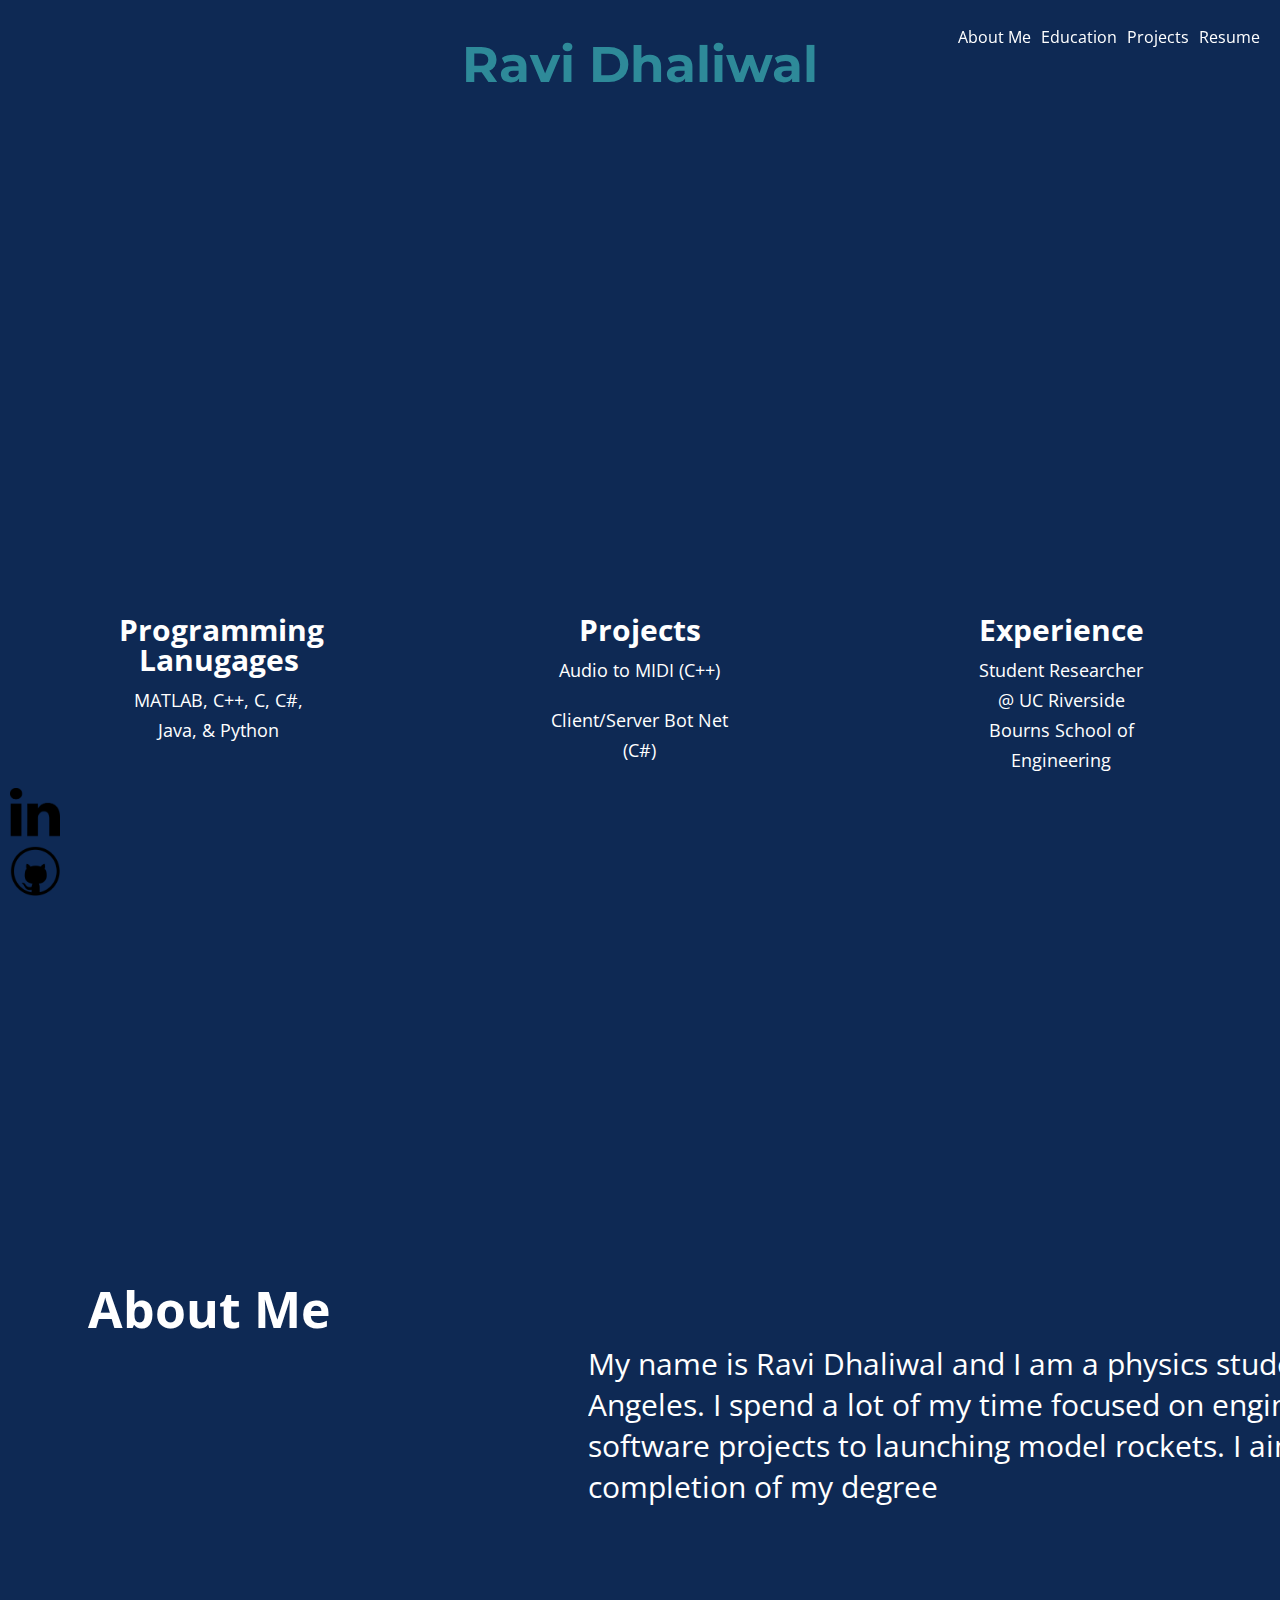
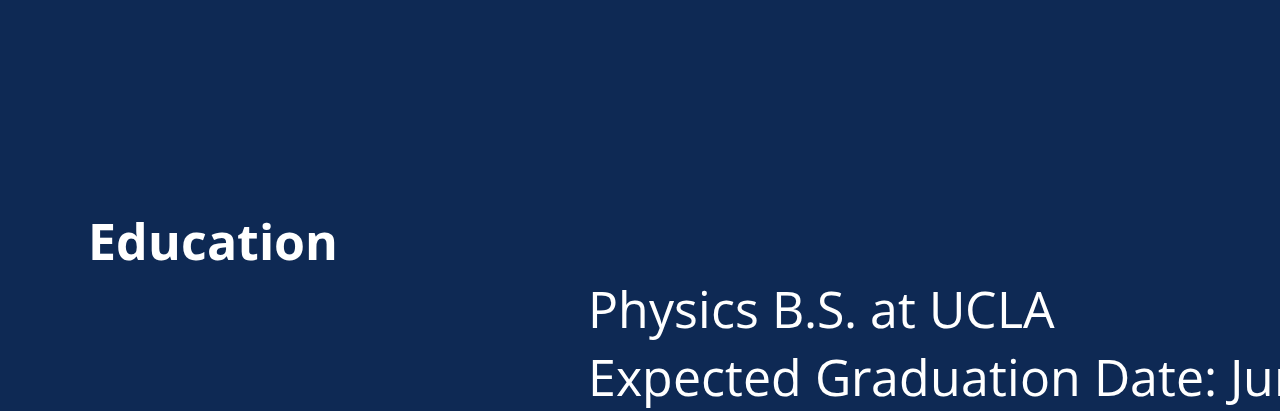
<file: index.html>
<!DOCTYPE html>
<html>
<head>
   <meta charset ="utf-8">
   <title>Portfolio</title>
   <link rel = "stylesheet" href="web.css">
   <script>
      // JavaScript to add/remove the "disappear" class based on scroll position
window.addEventListener('scroll', function() {
    var navbar = document.querySelector('.navbar');
    var scrollPosition = window.scrollY;

    if (scrollPosition > 500) {
        setTimeout(function() {
            navbar.classList.add('disappear');
        }, 300); // Delay for 300 milliseconds (0.3 seconds)
    } else {
        navbar.classList.remove('disappear');
    }
});
   </script>
</head>
<body>
   <h1>Ravi Dhaliwal</h1>
   <p class="small-text"></p>
   <p class="body-text"></p>
</body>
<div class="flex-container">
   <div class="flex-item">
       <li>Programming Lanugages</li>
       <div class="flex-child">MATLAB, C++, C, C#, Java, & Python</div>
   </div>
   <div class="flex-item">
      <li>Projects</li>
      <div class="flex-child">Audio to MIDI (C++)</div>
      <div class ="flex-child">Client/Server Bot Net (C#)</div>
  </div>
  <div class="flex-item">
   <li>Experience</li>
   <div class="flex-child">Student Researcher @ UC Riverside Bourns School of Engineering</div>
</div>
</div>
<div class = "fixed-image" id="first-image">
   <a href = "https://github.com/NFKRZZ">
   <img src="images/github.png" alt="First Image">
   </a>
</div>
<div class="fixed-image" id = "second-image">
   <a  href="https://www.linkedin.com/in/ravi-dhaliwal-247474226/">
   <img src="images/linkedin.png" alt ="Second Image">
   </a> 
</div>
<div class="navbar">
   <ul>
     <li><a href="#about">About Me</a></li>
     <li><a href="#education">Education</a></li>
     <li><a href="#projects">Projects</a></li>
     <li><a href="PDFs/ResumeRD.pdf" download="Ravi_Dhaliwal_Resume.pdf">Resume</a></li>
   </ul>
 </div>
<div id = "about-section">
   <div class = "about-text">About Me</div>
   <div class = "about-text-info">My name is Ravi Dhaliwal and I am a physics student at
   the University of California, Los Angeles. I spend a lot
   of my time focused on engineering orriented projects ranging
   from software projects to launching model rockets.
   
   I aim to enter the aerospace industry upon completion of my degree</div>
   </div>
<div class = "education-header">
   <div class = "about-text">Education</div>
   <div class = "education-text">
      Physics B.S. at UCLA
   </div>
   <div class = "education-text">Expected Graduation Date: June 2025</div>
</div>




</html>
</file>
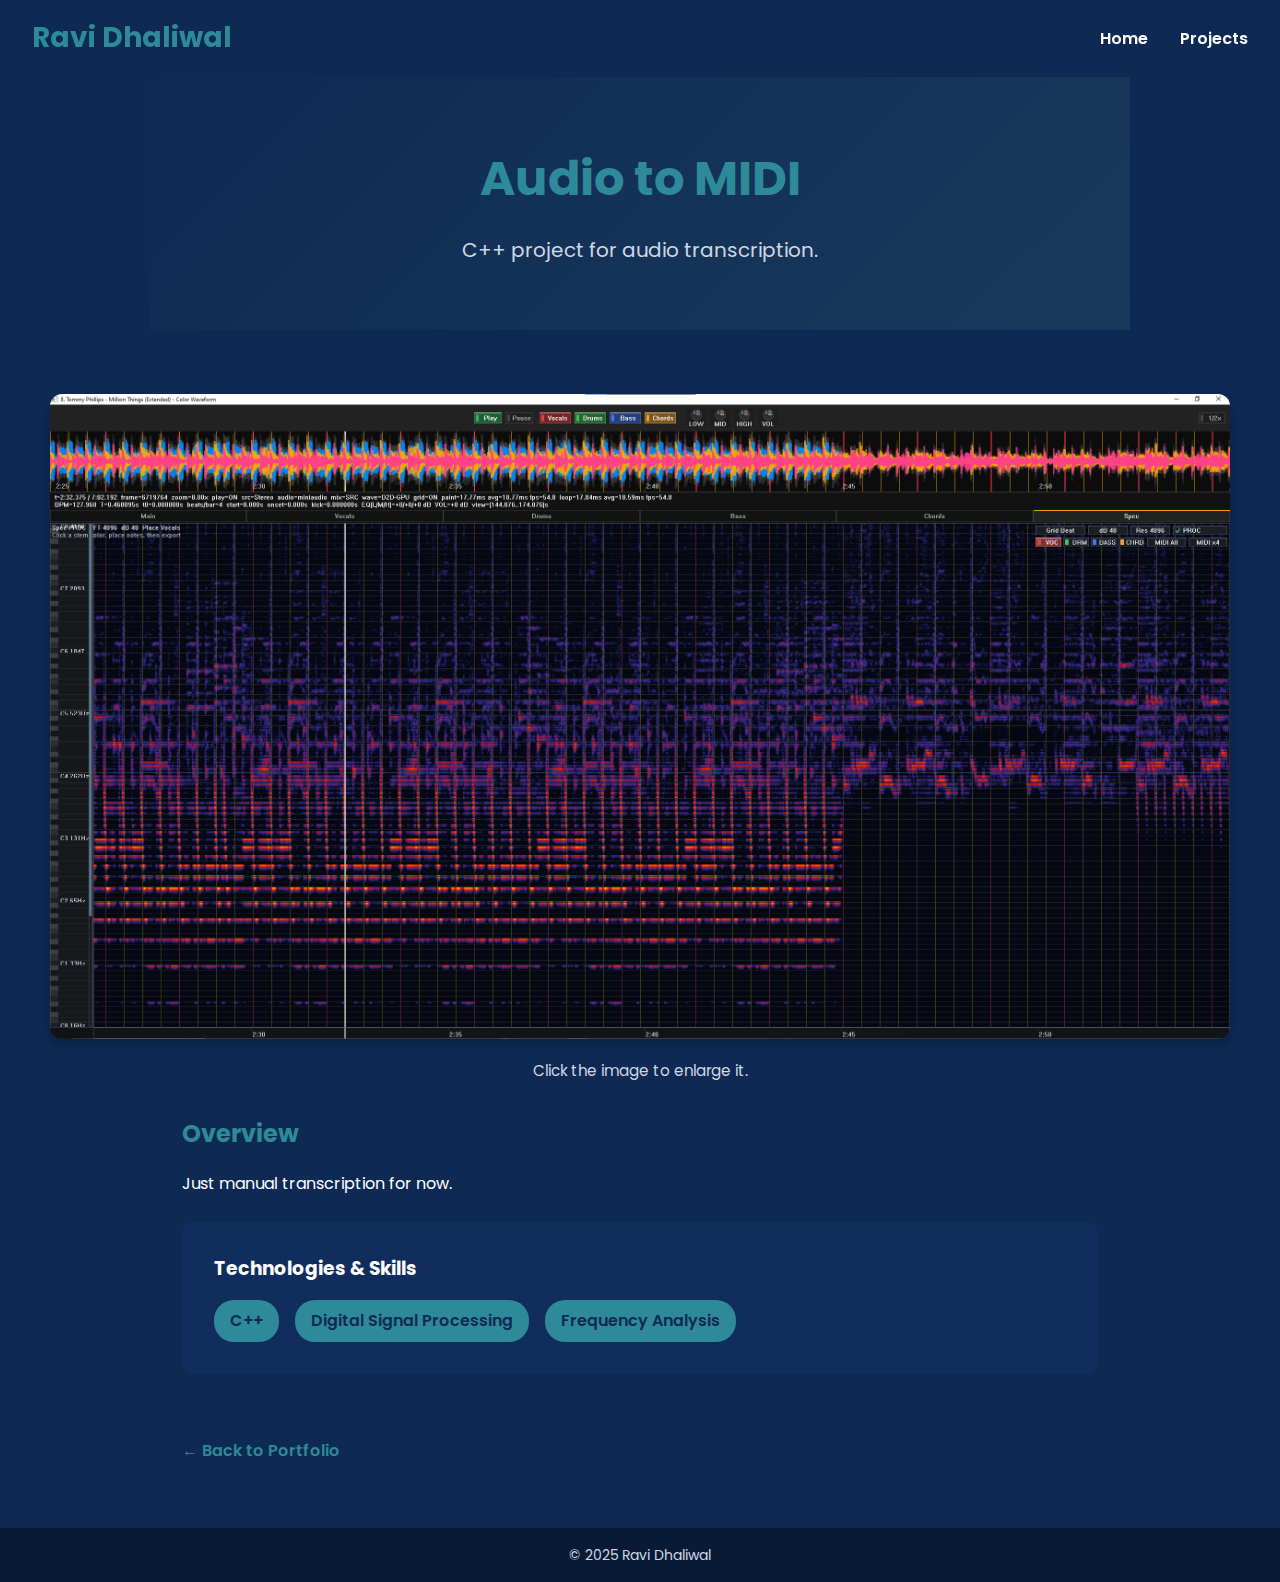
<file: audio-to-midi.html>
<!DOCTYPE html>
<html lang="en">
<head>
  <meta charset="UTF-8" />
  <meta name="viewport" content="width=device-width, initial-scale=1" />
  <title>Audio to MIDI | Ravi Dhaliwal</title>
  <!-- Google Font -->
  <link href="https://fonts.googleapis.com/css2?family=Poppins:wght@400;600;700&display=swap" rel="stylesheet" />
  <style>
    :root {
      --bg: #0e2954;
      --accent: #2e8a99;
      --text-light: #ffffff;
      --text-muted: #cfd8e3;
    }

    * {
      box-sizing: border-box;
      margin: 0;
      padding: 0;
    }

    body {
      font-family: "Poppins", sans-serif;
      background: var(--bg);
      color: var(--text-light);
      line-height: 1.6;
    }

    body.lightbox-open {
      overflow: hidden;
    }

    header {
      position: sticky;
      top: 0;
      z-index: 100;
      background: rgba(14, 41, 84, 0.9);
      backdrop-filter: blur(6px);
      display: flex;
      justify-content: space-between;
      align-items: center;
      padding: 1rem 2rem;
      max-width: 1420px;
      margin: 0 auto;
    }

    header h1 {
      font-size: 1.75rem;
      color: var(--accent);
      white-space: nowrap;
    }

    nav ul {
      list-style: none;
      display: flex;
      gap: 2rem;
    }

    nav a {
      color: var(--text-light);
      text-decoration: none;
      font-weight: 600;
      transition: color 0.3s;
    }

    nav a:hover {
      color: var(--accent);
    }

    .hero {
      text-align: center;
      padding: 4rem 2rem;
      background: linear-gradient(135deg, var(--bg) 0%, #1a3a5c 100%);
    }

    .hero h2 {
      font-size: 3rem;
      margin-bottom: 1rem;
      color: var(--accent);
    }

    .hero p {
      font-size: 1.25rem;
      color: var(--text-muted);
      max-width: 700px;
      margin: 0 auto;
    }

    section {
      padding: 4rem 2rem;
      max-width: 980px;
      margin: 0 auto;
    }

    .image-link {
      display: block;
      width: min(100vw - 4rem, 1180px);
      max-width: none;
      margin-left: 50%;
      transform: translateX(-50%);
      margin-bottom: 0.75rem;
      cursor: zoom-in;
    }

    .project-image {
      width: 100%;
      height: auto;
      border-radius: 12px;
      box-shadow: 0 6px 12px rgba(0, 0, 0, 0.2);
    }

    .image-note {
      margin-bottom: 2rem;
      color: var(--text-muted);
      font-size: 0.95rem;
      text-align: center;
    }

    .lightbox {
      position: fixed;
      inset: 0;
      z-index: 1000;
      display: none;
      align-items: center;
      justify-content: center;
      padding: 0.15rem;
      background: rgba(5, 12, 24, 0.94);
    }

    .lightbox.is-open {
      display: flex;
    }

    .lightbox-content {
      position: relative;
      width: min(99.7vw, 2200px);
      max-height: calc(100vh - 0.3rem);
    }

    .lightbox-image {
      display: block;
      width: 100%;
      max-height: calc(100vh - 0.3rem);
      object-fit: contain;
      border-radius: 6px;
      box-shadow: 0 18px 48px rgba(0, 0, 0, 0.45);
    }

    .lightbox-close {
      position: absolute;
      top: 0.5rem;
      right: 0.5rem;
      width: 2.5rem;
      height: 2.5rem;
      border: 0;
      border-radius: 999px;
      background: rgba(9, 26, 55, 0.92);
      color: var(--text-light);
      font-size: 1.25rem;
      line-height: 1;
      cursor: pointer;
    }

    .project-details h3 {
      color: var(--accent);
      margin-bottom: 1rem;
      font-size: 1.5rem;
    }

    .project-details p {
      margin-bottom: 1.5rem;
      line-height: 1.8;
    }

    .tech-stack {
      background: #112d5d;
      padding: 2rem;
      border-radius: 12px;
      margin-bottom: 2rem;
    }

    .tech-stack h3 {
      margin-bottom: 1rem;
    }

    .tech-stack ul {
      list-style: none;
      display: flex;
      flex-wrap: wrap;
      gap: 1rem;
    }

    .tech-stack li {
      background: var(--accent);
      color: var(--bg);
      padding: 0.5rem 1rem;
      border-radius: 20px;
      font-weight: 600;
    }

    .back-link {
      display: inline-block;
      margin-top: 2rem;
      color: var(--accent);
      text-decoration: none;
      font-weight: 600;
      transition: color 0.3s;
    }

    .back-link:hover {
      color: var(--text-light);
    }

    footer {
      background: #091a37;
      text-align: center;
      padding: 1rem;
      color: var(--text-muted);
      font-size: 0.875rem;
    }

    footer p {
      max-width: 1420px;
      margin: 0 auto;
    }

    @media (max-width: 600px) {
      .hero h2 {
        font-size: 2.25rem;
      }

      .image-link {
        width: 100%;
        margin-left: 0;
        transform: none;
      }

      .lightbox {
        padding: 0.1rem;
      }

      .lightbox-content {
        width: 100%;
        max-height: calc(100vh - 0.2rem);
      }

      .lightbox-image {
        max-height: calc(100vh - 0.2rem);
      }

      .lightbox-close {
        top: 0.5rem;
        right: 0.5rem;
      }
    }
  </style>
</head>
<body>
  <header>
    <h1>Ravi Dhaliwal</h1>
    <nav>
      <ul>
        <li><a href="index.html">Home</a></li>
        <li><a href="index.html#projects">Projects</a></li>
      </ul>
    </nav>
  </header>

  <section class="hero">
    <h2>Audio to MIDI</h2>
    <p>C++ project for audio transcription.</p>
  </section>

  <section>
    <a
      href="images/AudioToWAV_GUI.png"
      class="image-link"
      aria-label="Open the Audio to MIDI GUI image in an overlay"
    >
      <img src="images/AudioToWAV_GUI.png" alt="Audio to MIDI application GUI" class="project-image" />
    </a>
    <p class="image-note">Click the image to enlarge it.</p>

    <div class="project-details">
      <h3>Overview</h3>
      <p>
        Just manual transcription for now.
      </p>
    </div>

    <div class="tech-stack">
      <h3>Technologies & Skills</h3>
      <ul>
        <li>C++</li>
        <li>Digital Signal Processing</li>
        <li>Frequency Analysis</li>
      </ul>
    </div>

    <a href="index.html" class="back-link">&larr; Back to Portfolio</a>
  </section>

  <footer>
    <p>&copy; 2025 Ravi Dhaliwal</p>
  </footer>

  <div class="lightbox" id="image-lightbox" aria-hidden="true">
    <div class="lightbox-content">
      <button class="lightbox-close" type="button" aria-label="Close enlarged image">&times;</button>
      <img src="images/AudioToWAV_GUI.png" alt="Audio to MIDI application GUI enlarged" class="lightbox-image" />
    </div>
  </div>

  <script>
    const imageLink = document.querySelector(".image-link");
    const lightbox = document.getElementById("image-lightbox");
    const closeButton = lightbox.querySelector(".lightbox-close");

    function closeLightbox() {
      lightbox.classList.remove("is-open");
      lightbox.setAttribute("aria-hidden", "true");
      document.body.classList.remove("lightbox-open");
    }

    imageLink.addEventListener("click", (event) => {
      event.preventDefault();
      lightbox.classList.add("is-open");
      lightbox.setAttribute("aria-hidden", "false");
      document.body.classList.add("lightbox-open");
    });

    closeButton.addEventListener("click", closeLightbox);

    lightbox.addEventListener("click", (event) => {
      if (event.target === lightbox) {
        closeLightbox();
      }
    });

    document.addEventListener("keydown", (event) => {
      if (event.key === "Escape" && lightbox.classList.contains("is-open")) {
        closeLightbox();
      }
    });
  </script>
</body>
</html>
</file>
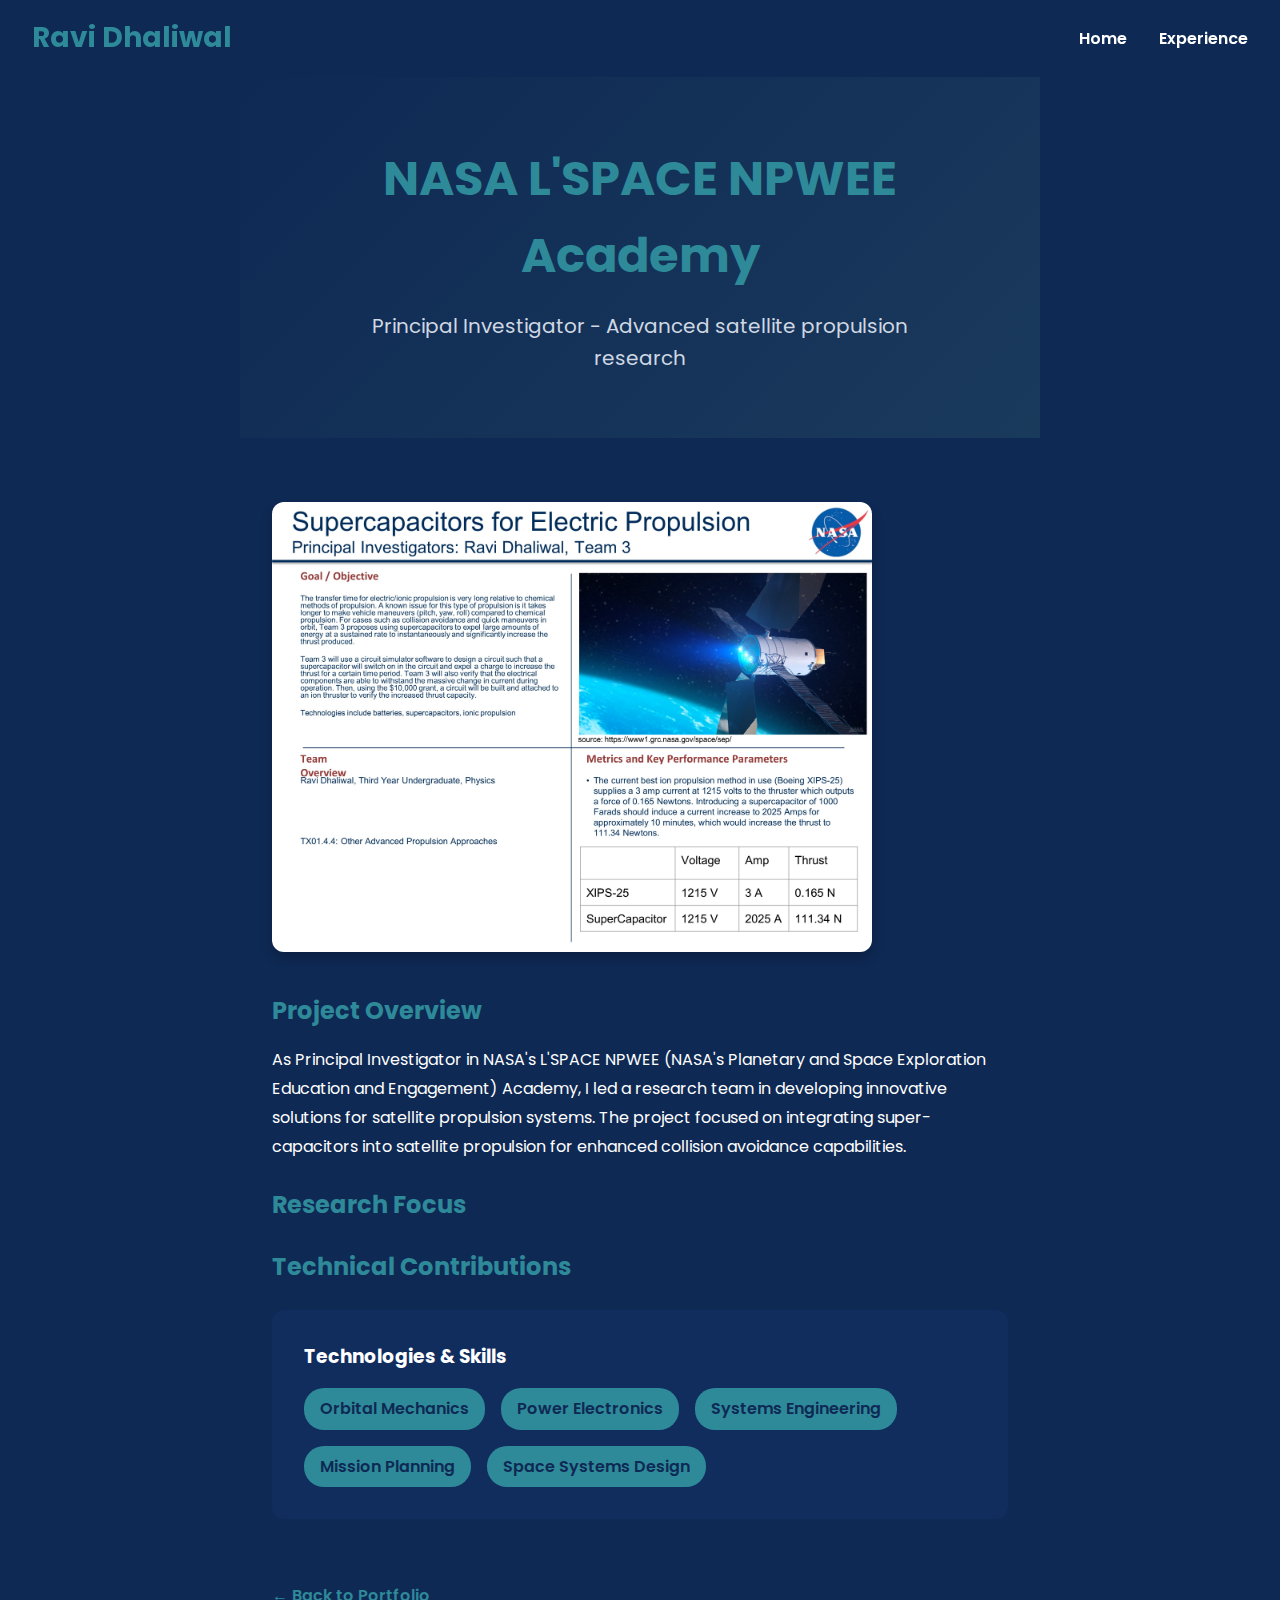
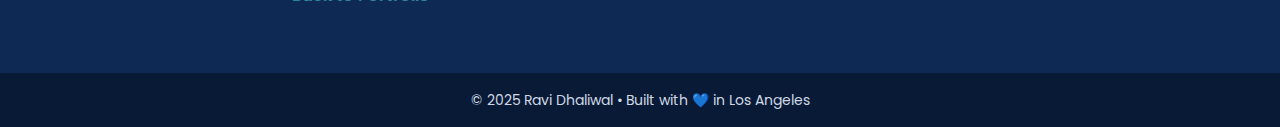
<file: nasa-academy.html>
<!DOCTYPE html>
<html lang="en">
<head>
  <meta charset="UTF-8" />
  <meta name="viewport" content="width=device-width, initial-scale=1" />
  <title>NASA L'SPACE NPWEE Academy | Ravi Dhaliwal</title>
  <!-- Google Font -->
  <link href="https://fonts.googleapis.com/css2?family=Poppins:wght@400;600;700&display=swap" rel="stylesheet" />
  <style>
    :root {
      --bg: #0e2954;
      --accent: #2e8a99;
      --text-light: #ffffff;
      --text-muted: #cfd8e3;
    }

    * {
      box-sizing: border-box;
      margin: 0;
      padding: 0;
    }

    body {
      font-family: "Poppins", sans-serif;
      background: var(--bg);
      color: var(--text-light);
      line-height: 1.6;
    }

    /* ——— Header / Navbar ——— */
    header {
      position: sticky;
      top: 0;
      z-index: 100;
      background: rgba(14, 41, 84, 0.9);
      backdrop-filter: blur(6px);
      display: flex;
      justify-content: space-between;
      align-items: center;
      padding: 1rem 2rem;
      max-width: 1420px;
      margin: 0 auto;
    }

    header h1 {
      font-size: 1.75rem;
      color: var(--accent);
      white-space: nowrap;
    }

    nav ul {
      list-style: none;
      display: flex;
      gap: 2rem;
    }

    nav a {
      color: var(--text-light);
      text-decoration: none;
      font-weight: 600;
      transition: color 0.3s;
    }

    nav a:hover {
      color: var(--accent);
    }

    /* ——— Hero Section ——— */
    .hero {
      text-align: center;
      padding: 4rem 2rem;
      background: linear-gradient(135deg, var(--bg) 0%, #1a3a5c 100%);
    }

    .hero h2 {
      font-size: 3rem;
      margin-bottom: 1rem;
      color: var(--accent);
    }

    .hero p {
      font-size: 1.25rem;
      color: var(--text-muted);
      max-width: 600px;
      margin: 0 auto;
    }

    /* ——— Content Section ——— */
    section {
      padding: 4rem 2rem;
      max-width: 800px;
      margin: 0 auto;
    }

    .project-image {
      width: 100%;
      max-width: 600px;
      height: auto;
      border-radius: 12px;
      margin-bottom: 2rem;
      box-shadow: 0 6px 12px rgba(0, 0, 0, 0.2);
    }

    .project-details h3 {
      color: var(--accent);
      margin-bottom: 1rem;
      font-size: 1.5rem;
    }

    .project-details p {
      margin-bottom: 1.5rem;
      line-height: 1.8;
    }

    .tech-stack {
      background: #112d5d;
      padding: 2rem;
      border-radius: 12px;
      margin-bottom: 2rem;
    }

    .tech-stack h3 {
      margin-bottom: 1rem;
    }

    .tech-stack ul {
      list-style: none;
      display: flex;
      flex-wrap: wrap;
      gap: 1rem;
    }

    .tech-stack li {
      background: var(--accent);
      color: var(--bg);
      padding: 0.5rem 1rem;
      border-radius: 20px;
      font-weight: 600;
    }

    .back-link {
      display: inline-block;
      margin-top: 2rem;
      color: var(--accent);
      text-decoration: none;
      font-weight: 600;
      transition: color 0.3s;
    }

    .back-link:hover {
      color: var(--text-light);
    }

    /* ——— Footer ——— */
    footer {
      background: #091a37;
      text-align: center;
      padding: 1rem;
      color: var(--text-muted);
      font-size: 0.875rem;
    }

    footer p {
      max-width: 1420px;
      margin: 0 auto;
    }

    /* ——— Responsive ——— */
    @media (max-width: 600px) {
      .hero h2 {
        font-size: 2.25rem;
      }
    }
  </style>
</head>
<body>
  <!-- ===== Header / Navbar ===== -->
  <header>
    <h1>Ravi Dhaliwal</h1>
    <nav>
      <ul>
        <li><a href="index.html">Home</a></li>
        <li><a href="index.html#experience">Experience</a></li>
      </ul>
    </nav>
  </header>

  <!-- ===== Hero Section ===== -->
  <section class="hero">
    <h2>NASA L'SPACE NPWEE Academy</h2>
    <p>Principal Investigator - Advanced satellite propulsion research</p>
  </section>

  <!-- ===== Project Details ===== -->
  <section>
    <img src="images/nasa.jpg" alt="NASA L'SPACE" class="project-image" />

    <div class="project-details">
      <h3>Project Overview</h3>
      <p>
        As Principal Investigator in NASA's L'SPACE NPWEE (NASA's Planetary and Space Exploration Education and Engagement)
        Academy, I led a research team in developing innovative solutions for satellite propulsion systems. The project
        focused on integrating super-capacitors into satellite propulsion for enhanced collision avoidance capabilities.
      </p>

      <h3>Research Focus</h3>
      <p>
       
      </p>

      <h3>Technical Contributions</h3>
      <p>
       
      </p>

   
    </div>

    <div class="tech-stack">
      <h3>Technologies & Skills</h3>
      <ul>
        <li>Orbital Mechanics</li>
        <li>Power Electronics</li>
        <li>Systems Engineering</li>
        <li>Mission Planning</li>
        <li>Space Systems Design</li>
      </ul>
    </div>

    <a href="index.html" class="back-link">← Back to Portfolio</a>
  </section>

  <!-- ===== Footer ===== -->
  <footer>
    <p>© 2025 Ravi Dhaliwal • Built with 💙 in Los Angeles</p>
  </footer>
</body>
</html>
</file>
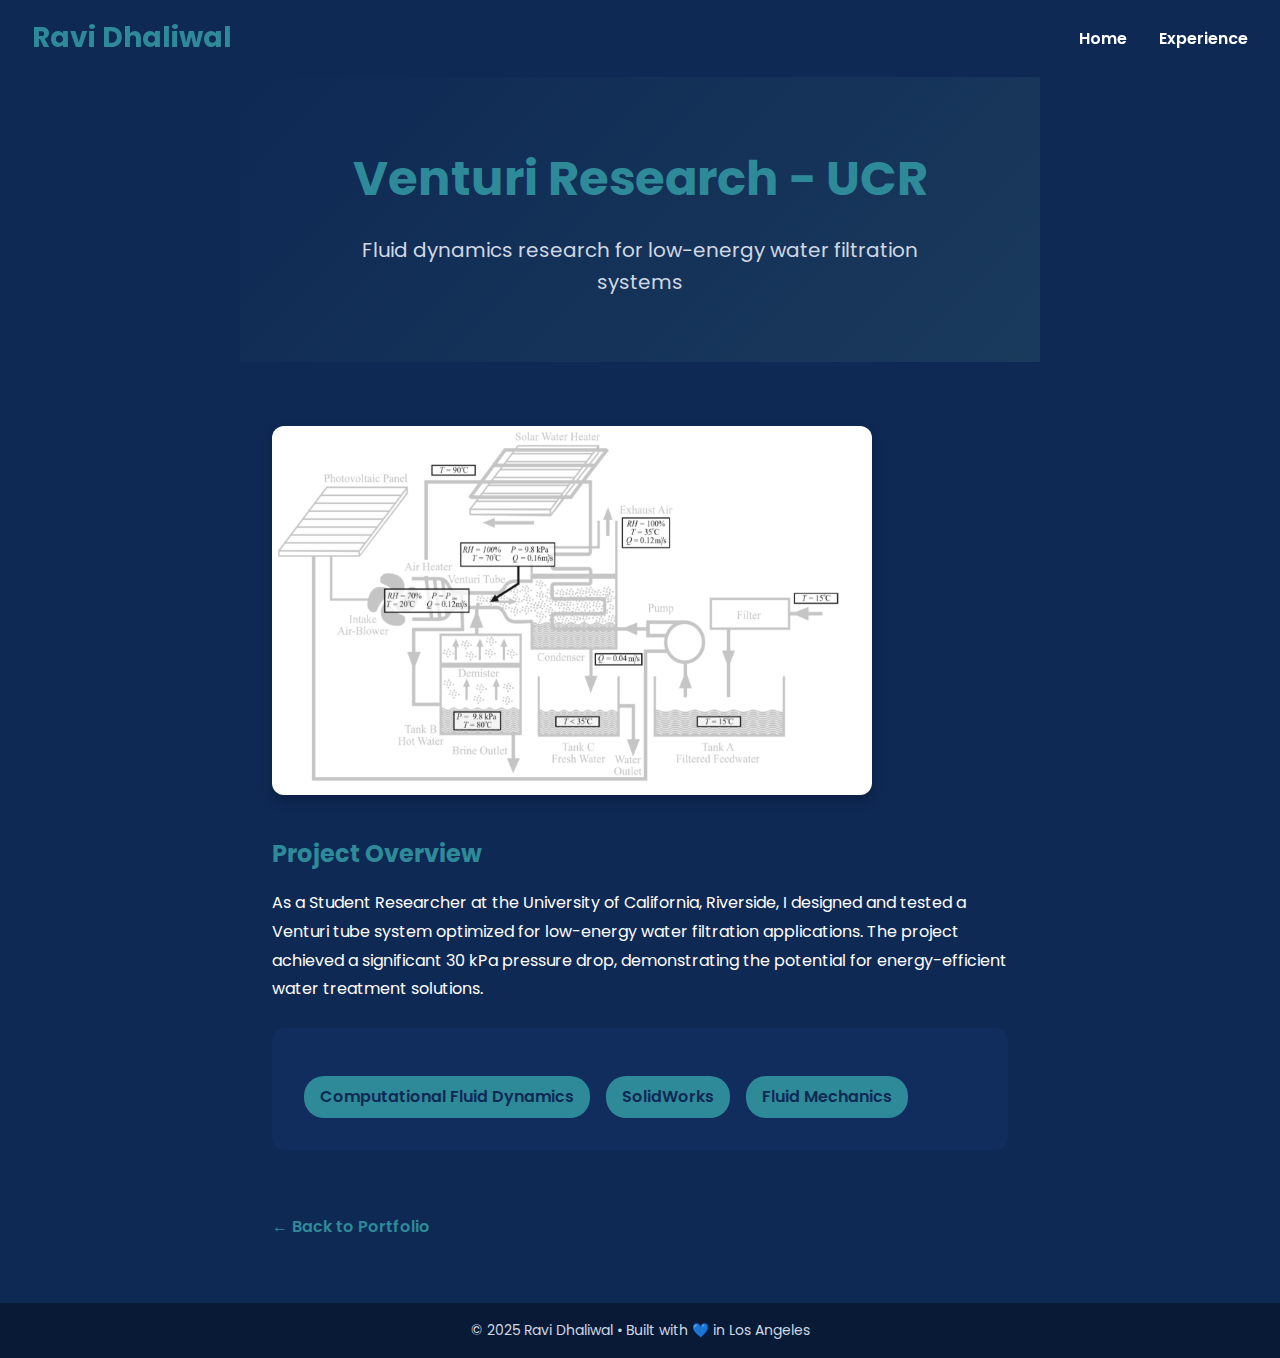
<file: venturi-research.html>
<!DOCTYPE html>
<html lang="en">
<head>
  <meta charset="UTF-8" />
  <meta name="viewport" content="width=device-width, initial-scale=1" />
  <title>Venturi Research - UCR | Ravi Dhaliwal</title>
  <!-- Google Font -->
  <link href="https://fonts.googleapis.com/css2?family=Poppins:wght@400;600;700&display=swap" rel="stylesheet" />
  <style>
    :root {
      --bg: #0e2954;
      --accent: #2e8a99;
      --text-light: #ffffff;
      --text-muted: #cfd8e3;
    }

    * {
      box-sizing: border-box;
      margin: 0;
      padding: 0;
    }

    body {
      font-family: "Poppins", sans-serif;
      background: var(--bg);
      color: var(--text-light);
      line-height: 1.6;
    }

    /* ——— Header / Navbar ——— */
    header {
      position: sticky;
      top: 0;
      z-index: 100;
      background: rgba(14, 41, 84, 0.9);
      backdrop-filter: blur(6px);
      display: flex;
      justify-content: space-between;
      align-items: center;
      padding: 1rem 2rem;
      max-width: 1420px;
      margin: 0 auto;
    }

    header h1 {
      font-size: 1.75rem;
      color: var(--accent);
      white-space: nowrap;
    }

    nav ul {
      list-style: none;
      display: flex;
      gap: 2rem;
    }

    nav a {
      color: var(--text-light);
      text-decoration: none;
      font-weight: 600;
      transition: color 0.3s;
    }

    nav a:hover {
      color: var(--accent);
    }

    /* ——— Hero Section ——— */
    .hero {
      text-align: center;
      padding: 4rem 2rem;
      background: linear-gradient(135deg, var(--bg) 0%, #1a3a5c 100%);
    }

    .hero h2 {
      font-size: 3rem;
      margin-bottom: 1rem;
      color: var(--accent);
    }

    .hero p {
      font-size: 1.25rem;
      color: var(--text-muted);
      max-width: 600px;
      margin: 0 auto;
    }

    /* ——— Content Section ——— */
    section {
      padding: 4rem 2rem;
      max-width: 800px;
      margin: 0 auto;
    }

    .project-image {
      width: 100%;
      max-width: 600px;
      height: auto;
      border-radius: 12px;
      margin-bottom: 2rem;
      box-shadow: 0 6px 12px rgba(0, 0, 0, 0.2);
    }

    .project-details h3 {
      color: var(--accent);
      margin-bottom: 1rem;
      font-size: 1.5rem;
    }

    .project-details p {
      margin-bottom: 1.5rem;
      line-height: 1.8;
    }

    .tech-stack {
      background: #112d5d;
      padding: 2rem;
      border-radius: 12px;
      margin-bottom: 2rem;
    }

    .tech-stack h3 {
      margin-bottom: 1rem;
    }

    .tech-stack ul {
      list-style: none;
      display: flex;
      flex-wrap: wrap;
      gap: 1rem;
    }

    .tech-stack li {
      background: var(--accent);
      color: var(--bg);
      padding: 0.5rem 1rem;
      border-radius: 20px;
      font-weight: 600;
    }

    .back-link {
      display: inline-block;
      margin-top: 2rem;
      color: var(--accent);
      text-decoration: none;
      font-weight: 600;
      transition: color 0.3s;
    }

    .back-link:hover {
      color: var(--text-light);
    }

    /* ——— Footer ——— */
    footer {
      background: #091a37;
      text-align: center;
      padding: 1rem;
      color: var(--text-muted);
      font-size: 0.875rem;
    }

    footer p {
      max-width: 1420px;
      margin: 0 auto;
    }

    /* ——— Responsive ——— */
    @media (max-width: 600px) {
      .hero h2 {
        font-size: 2.25rem;
      }
    }
  </style>
</head>
<body>
  <!-- ===== Header / Navbar ===== -->
  <header>
    <h1>Ravi Dhaliwal</h1>
    <nav>
      <ul>
        <li><a href="index.html">Home</a></li>
        <li><a href="index.html#experience">Experience</a></li>
      </ul>
    </nav>
  </header>

  <!-- ===== Hero Section ===== -->
  <section class="hero">
    <h2>Venturi Research - UCR</h2>
    <p>Fluid dynamics research for low-energy water filtration systems</p>
  </section>

  <!-- ===== Project Details ===== -->
  <section>
    <img src="images/Venturi.png" alt="Venturi research" class="project-image" />

    <div class="project-details">
      <h3>Project Overview</h3>
      <p>
        As a Student Researcher at the University of California, Riverside, I designed and tested a Venturi tube system
        optimized for low-energy water filtration applications. The project achieved a significant 30 kPa pressure drop,
        demonstrating the potential for energy-efficient water treatment solutions.
      </p>

 

      

 
    </div>

    <div class="tech-stack">
      <h3></h3>
      <ul>
        <li>Computational Fluid Dynamics</li>
        <li>SolidWorks</li>
        <li>Fluid Mechanics</li>
      </ul>
    </div>

    <a href="index.html" class="back-link">← Back to Portfolio</a>
  </section>

  <!-- ===== Footer ===== -->
  <footer>
    <p>© 2025 Ravi Dhaliwal • Built with 💙 in Los Angeles</p>
  </footer>
</body>
</html>
</file>
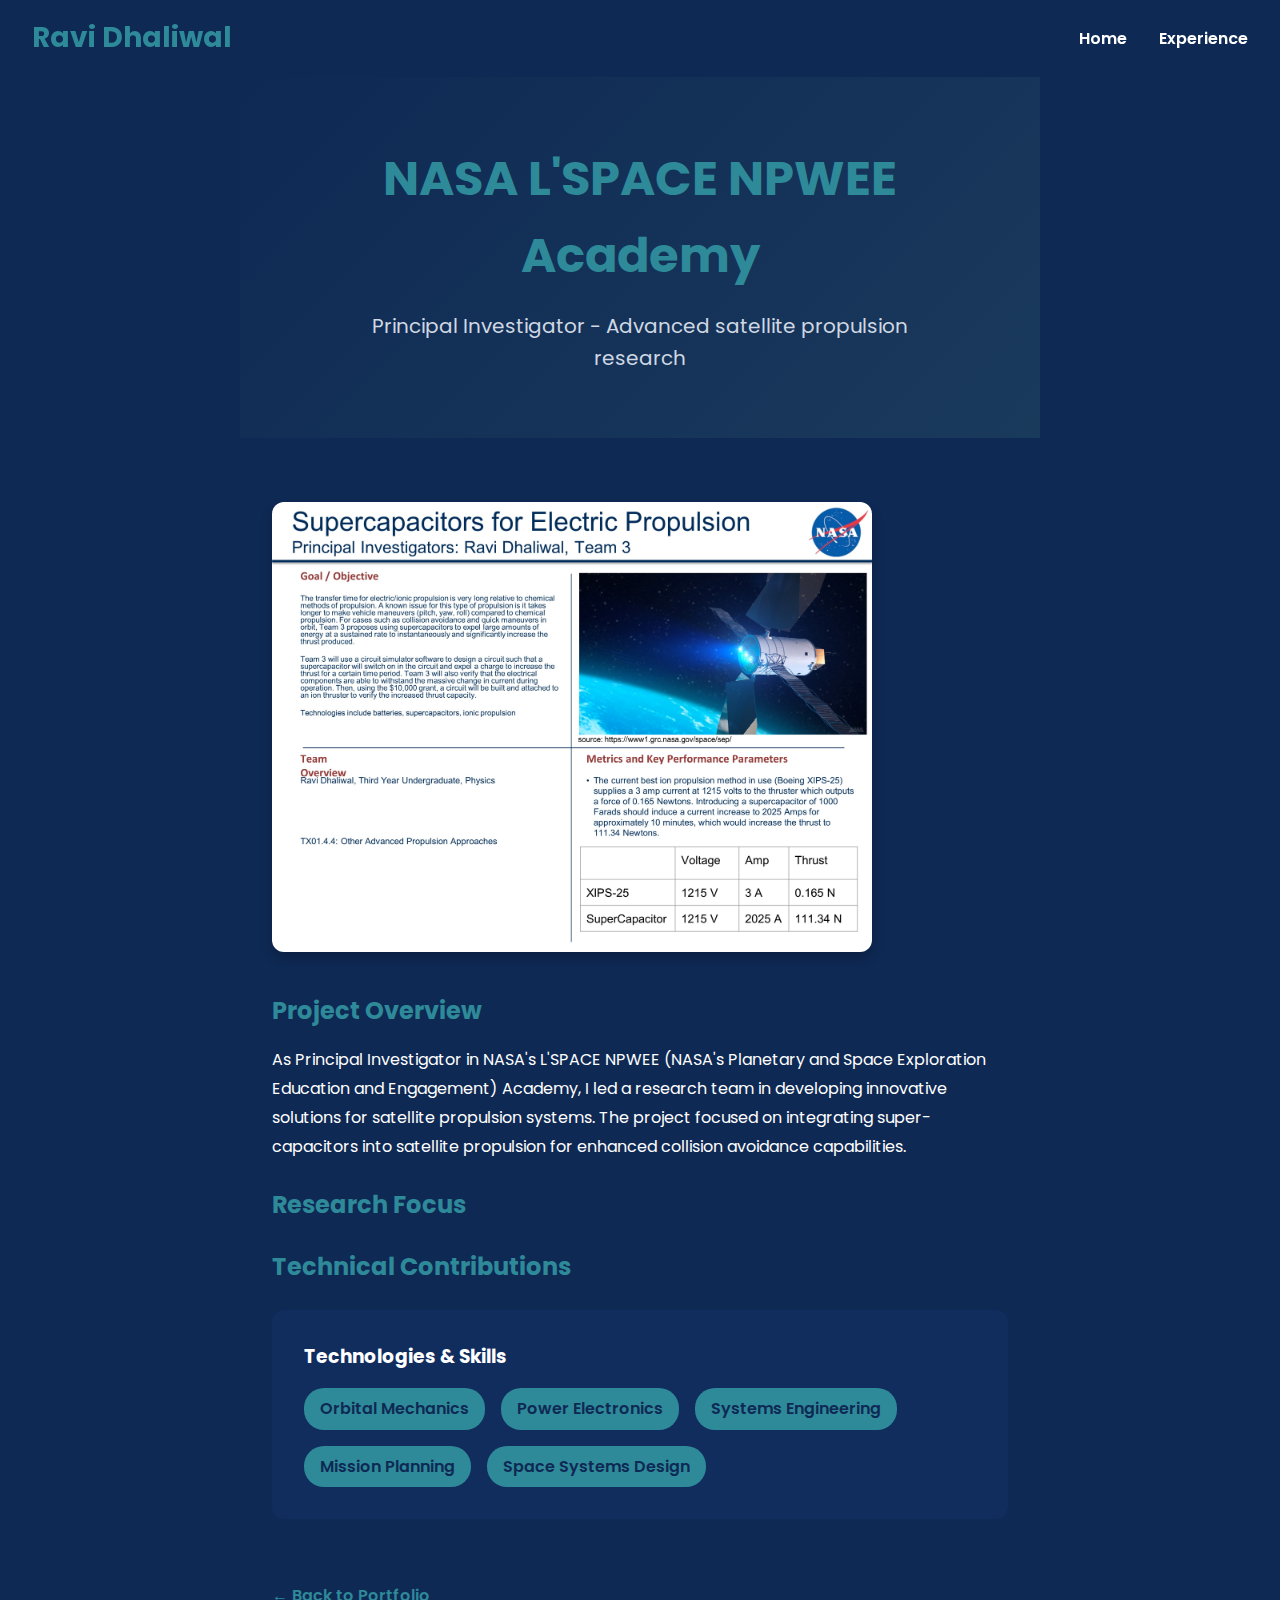
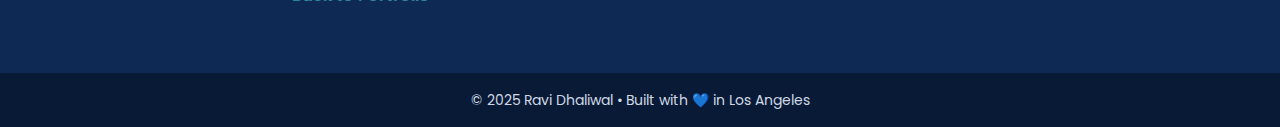
<file: .archive/site-2026-04-12-222208-pre-redesign/nasa-academy.html>
<!DOCTYPE html>
<html lang="en">
<head>
  <meta charset="UTF-8" />
  <meta name="viewport" content="width=device-width, initial-scale=1" />
  <title>NASA L'SPACE NPWEE Academy | Ravi Dhaliwal</title>
  <!-- Google Font -->
  <link href="https://fonts.googleapis.com/css2?family=Poppins:wght@400;600;700&display=swap" rel="stylesheet" />
  <style>
    :root {
      --bg: #0e2954;
      --accent: #2e8a99;
      --text-light: #ffffff;
      --text-muted: #cfd8e3;
    }

    * {
      box-sizing: border-box;
      margin: 0;
      padding: 0;
    }

    body {
      font-family: "Poppins", sans-serif;
      background: var(--bg);
      color: var(--text-light);
      line-height: 1.6;
    }

    /* ——— Header / Navbar ——— */
    header {
      position: sticky;
      top: 0;
      z-index: 100;
      background: rgba(14, 41, 84, 0.9);
      backdrop-filter: blur(6px);
      display: flex;
      justify-content: space-between;
      align-items: center;
      padding: 1rem 2rem;
    }

    header h1 {
      font-size: 1.75rem;
      color: var(--accent);
      white-space: nowrap;
    }

    nav ul {
      list-style: none;
      display: flex;
      gap: 2rem;
    }

    nav a {
      color: var(--text-light);
      text-decoration: none;
      font-weight: 600;
      transition: color 0.3s;
    }

    nav a:hover {
      color: var(--accent);
    }

    /* ——— Hero Section ——— */
    .hero {
      text-align: center;
      padding: 4rem 2rem;
      background: linear-gradient(135deg, var(--bg) 0%, #1a3a5c 100%);
    }

    .hero h2 {
      font-size: 3rem;
      margin-bottom: 1rem;
      color: var(--accent);
    }

    .hero p {
      font-size: 1.25rem;
      color: var(--text-muted);
      max-width: 600px;
      margin: 0 auto;
    }

    /* ——— Content Section ——— */
    section {
      padding: 4rem 2rem;
      max-width: 800px;
      margin: 0 auto;
    }

    .project-image {
      width: 100%;
      max-width: 600px;
      height: auto;
      border-radius: 12px;
      margin-bottom: 2rem;
      box-shadow: 0 6px 12px rgba(0, 0, 0, 0.2);
    }

    .project-details h3 {
      color: var(--accent);
      margin-bottom: 1rem;
      font-size: 1.5rem;
    }

    .project-details p {
      margin-bottom: 1.5rem;
      line-height: 1.8;
    }

    .tech-stack {
      background: #112d5d;
      padding: 2rem;
      border-radius: 12px;
      margin-bottom: 2rem;
    }

    .tech-stack h3 {
      margin-bottom: 1rem;
    }

    .tech-stack ul {
      list-style: none;
      display: flex;
      flex-wrap: wrap;
      gap: 1rem;
    }

    .tech-stack li {
      background: var(--accent);
      color: var(--bg);
      padding: 0.5rem 1rem;
      border-radius: 20px;
      font-weight: 600;
    }

    .back-link {
      display: inline-block;
      margin-top: 2rem;
      color: var(--accent);
      text-decoration: none;
      font-weight: 600;
      transition: color 0.3s;
    }

    .back-link:hover {
      color: var(--text-light);
    }

    /* ——— Footer ——— */
    footer {
      background: #091a37;
      text-align: center;
      padding: 1rem;
      color: var(--text-muted);
      font-size: 0.875rem;
    }

    /* ——— Responsive ——— */
    @media (max-width: 600px) {
      .hero h2 {
        font-size: 2.25rem;
      }
    }
  </style>
</head>
<body>
  <!-- ===== Header / Navbar ===== -->
  <header>
    <h1>Ravi Dhaliwal</h1>
    <nav>
      <ul>
        <li><a href="index.html">Home</a></li>
        <li><a href="index.html#experience">Experience</a></li>
      </ul>
    </nav>
  </header>

  <!-- ===== Hero Section ===== -->
  <section class="hero">
    <h2>NASA L'SPACE NPWEE Academy</h2>
    <p>Principal Investigator - Advanced satellite propulsion research</p>
  </section>

  <!-- ===== Project Details ===== -->
  <section>
    <img src="images/nasa.jpg" alt="NASA L'SPACE" class="project-image" />

    <div class="project-details">
      <h3>Project Overview</h3>
      <p>
        As Principal Investigator in NASA's L'SPACE NPWEE (NASA's Planetary and Space Exploration Education and Engagement)
        Academy, I led a research team in developing innovative solutions for satellite propulsion systems. The project
        focused on integrating super-capacitors into satellite propulsion for enhanced collision avoidance capabilities.
      </p>

      <h3>Research Focus</h3>
      <p>
       
      </p>

      <h3>Technical Contributions</h3>
      <p>
       
      </p>

   
    </div>

    <div class="tech-stack">
      <h3>Technologies & Skills</h3>
      <ul>
        <li>Orbital Mechanics</li>
        <li>Power Electronics</li>
        <li>Systems Engineering</li>
        <li>Mission Planning</li>
        <li>Space Systems Design</li>
      </ul>
    </div>

    <a href="index.html" class="back-link">← Back to Portfolio</a>
  </section>

  <!-- ===== Footer ===== -->
  <footer>
    <p>© 2025 Ravi Dhaliwal • Built with 💙 in Los Angeles</p>
  </footer>
</body>
</html>
</file>
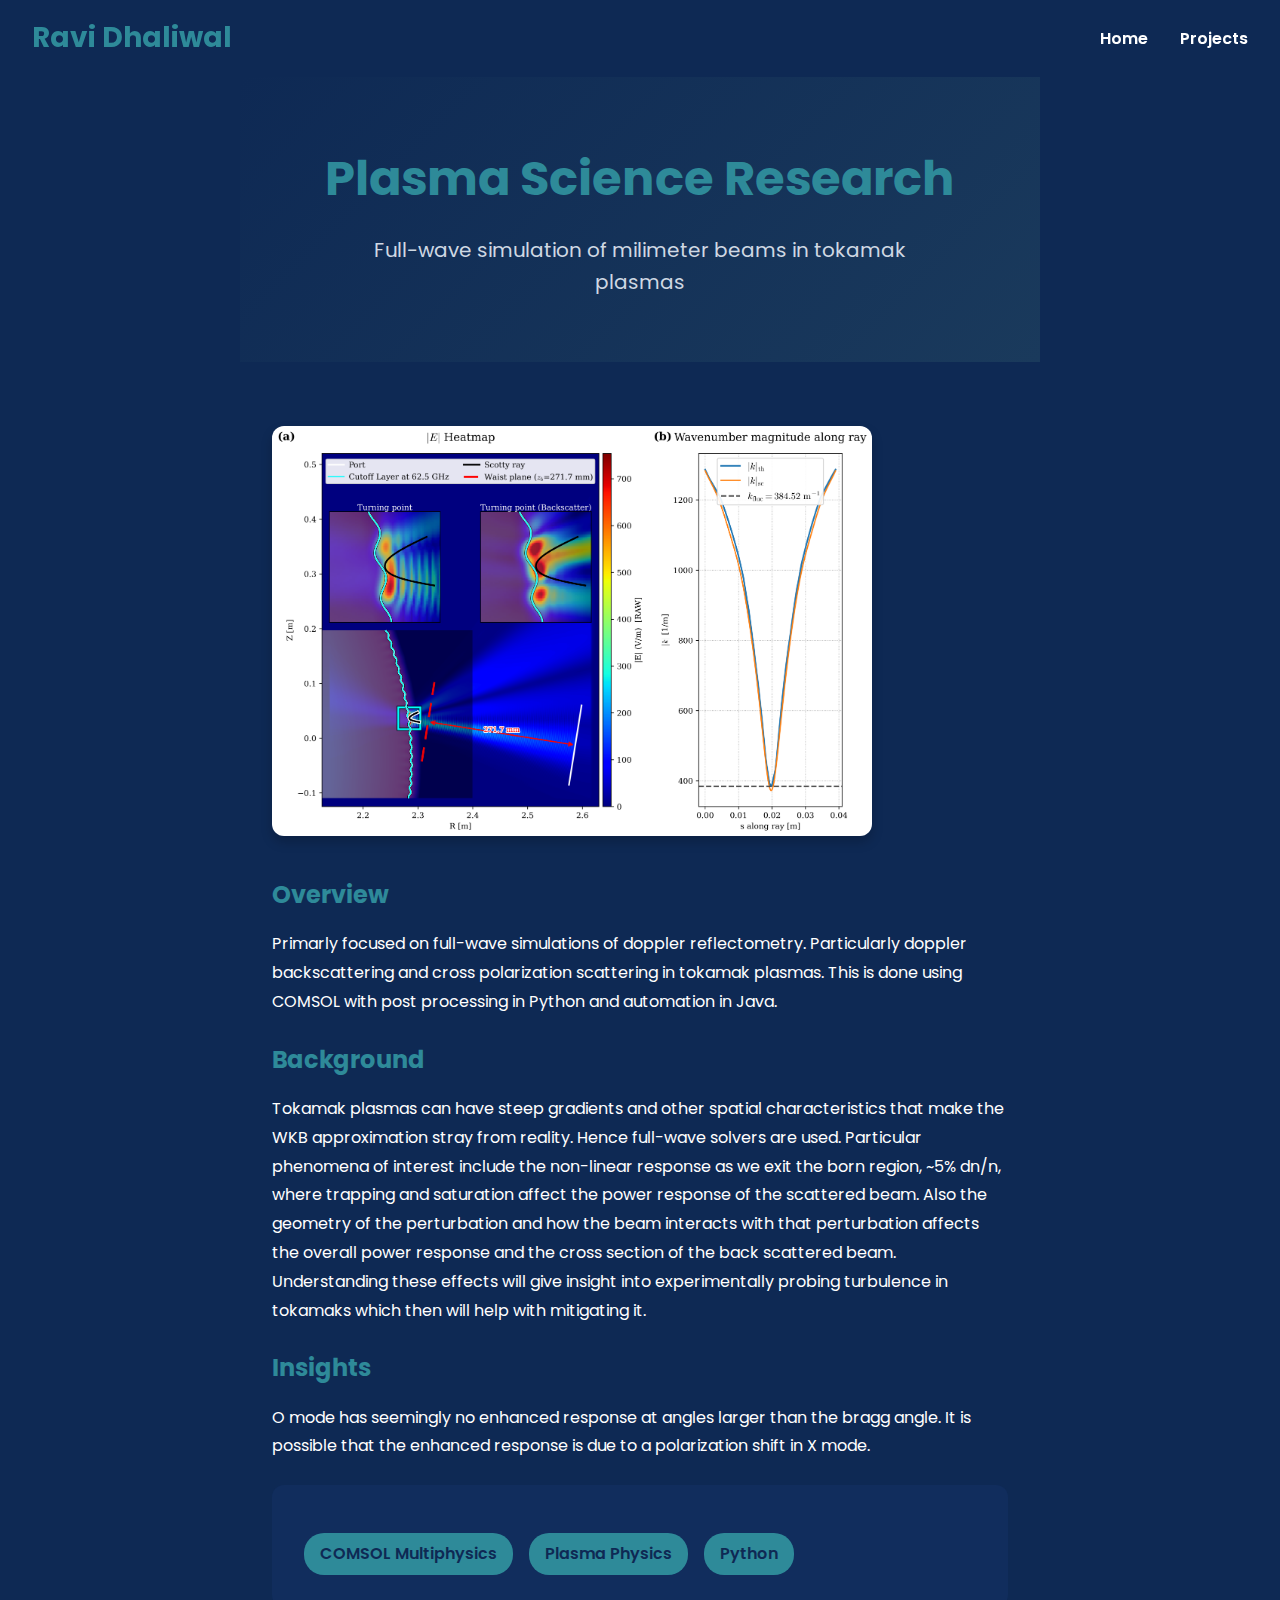
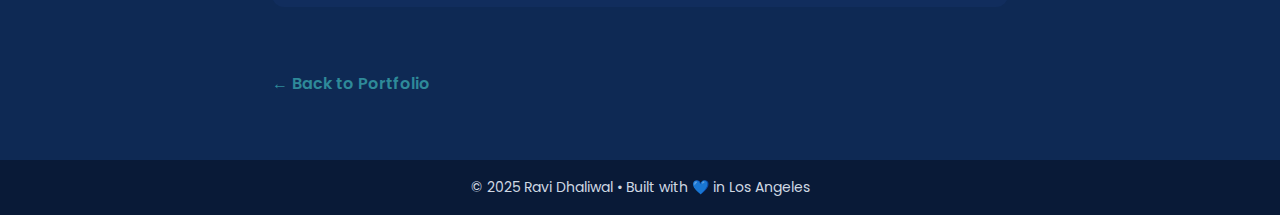
<file: .archive/site-2026-04-12-222208-pre-redesign/plasma-research.html>
<!DOCTYPE html>
<html lang="en">
<head>
  <meta charset="UTF-8" />
  <meta name="viewport" content="width=device-width, initial-scale=1" />
  <title>Plasma Science Research | Ravi Dhaliwal</title>
  <!-- Google Font -->
  <link href="https://fonts.googleapis.com/css2?family=Poppins:wght@400;600;700&display=swap" rel="stylesheet" />
  <style>
    :root {
      --bg: #0e2954;
      --accent: #2e8a99;
      --text-light: #ffffff;
      --text-muted: #cfd8e3;
    }

    * {
      box-sizing: border-box;
      margin: 0;
      padding: 0;
    }

    body {
      font-family: "Poppins", sans-serif;
      background: var(--bg);
      color: var(--text-light);
      line-height: 1.6;
    }

    /* ——— Header / Navbar ——— */
    header {
      position: sticky;
      top: 0;
      z-index: 100;
      background: rgba(14, 41, 84, 0.9);
      backdrop-filter: blur(6px);
      display: flex;
      justify-content: space-between;
      align-items: center;
      padding: 1rem 2rem;
    }

    header h1 {
      font-size: 1.75rem;
      color: var(--accent);
      white-space: nowrap;
    }

    nav ul {
      list-style: none;
      display: flex;
      gap: 2rem;
    }

    nav a {
      color: var(--text-light);
      text-decoration: none;
      font-weight: 600;
      transition: color 0.3s;
    }

    nav a:hover {
      color: var(--accent);
    }

    /* ——— Hero Section ——— */
    .hero {
      text-align: center;
      padding: 4rem 2rem;
      background: linear-gradient(135deg, var(--bg) 0%, #1a3a5c 100%);
    }

    .hero h2 {
      font-size: 3rem;
      margin-bottom: 1rem;
      color: var(--accent);
    }

    .hero p {
      font-size: 1.25rem;
      color: var(--text-muted);
      max-width: 600px;
      margin: 0 auto;
    }

    /* ——— Content Section ——— */
    section {
      padding: 4rem 2rem;
      max-width: 800px;
      margin: 0 auto;
    }

    .project-image {
      width: 100%;
      max-width: 600px;
      height: auto;
      border-radius: 12px;
      margin-bottom: 2rem;
      box-shadow: 0 6px 12px rgba(0, 0, 0, 0.2);
    }

    .project-details h3 {
      color: var(--accent);
      margin-bottom: 1rem;
      font-size: 1.5rem;
    }

    .project-details p {
      margin-bottom: 1.5rem;
      line-height: 1.8;
    }

    .tech-stack {
      background: #112d5d;
      padding: 2rem;
      border-radius: 12px;
      margin-bottom: 2rem;
    }

    .tech-stack h3 {
      margin-bottom: 1rem;
    }

    .tech-stack ul {
      list-style: none;
      display: flex;
      flex-wrap: wrap;
      gap: 1rem;
    }

    .tech-stack li {
      background: var(--accent);
      color: var(--bg);
      padding: 0.5rem 1rem;
      border-radius: 20px;
      font-weight: 600;
    }

    .back-link {
      display: inline-block;
      margin-top: 2rem;
      color: var(--accent);
      text-decoration: none;
      font-weight: 600;
      transition: color 0.3s;
    }

    .back-link:hover {
      color: var(--text-light);
    }

    /* ——— Footer ——— */
    footer {
      background: #091a37;
      text-align: center;
      padding: 1rem;
      color: var(--text-muted);
      font-size: 0.875rem;
    }

    /* ——— Responsive ——— */
    @media (max-width: 600px) {
      .hero h2 {
        font-size: 2.25rem;
      }
    }
  </style>
</head>
<body>
  <!-- ===== Header / Navbar ===== -->
  <header>
    <h1>Ravi Dhaliwal</h1>
    <nav>
      <ul>
        <li><a href="index.html">Home</a></li>
        <li><a href="index.html#projects">Projects</a></li>
      </ul>
    </nav>
  </header>

  <!-- ===== Hero Section ===== -->
  <section class="hero">
    <h2>Plasma Science Research</h2>
    <p>Full-wave simulation of milimeter beams in tokamak plasmas</p>
  </section>

  <!-- ===== Project Details ===== -->
  <section>
    <img src="images/COMSOL.png" alt="DBS Sim" class="project-image" />

    <div class="project-details">
      <h3>Overview</h3>
      <p>
        Primarly focused on full-wave simulations of doppler reflectometry. Particularly doppler backscattering and cross 
        polarization scattering in tokamak plasmas. This is done using COMSOL with post processing in Python and automation in Java.
      </p>

      <h3>Background</h3>
      <p>
        Tokamak plasmas can have steep gradients and other spatial characteristics that make the WKB approximation stray from reality. Hence full-wave solvers
        are used. Particular phenomena of interest include the non-linear response as we exit the born region, ~5% dn/n, where trapping and saturation affect the power
        response of the scattered beam. Also the geometry of the perturbation and how the beam interacts with that perturbation affects the overall power response and the 
        cross section of the back scattered beam. Understanding these effects will give insight into experimentally probing turbulence in tokamaks which then will help with 
        mitigating it.
      </p>

      <h3>Insights</h3>
      <p>
        O mode has seemingly no enhanced response at angles larger than the bragg angle. It is possible that the enhanced response is due to a polarization shift in X mode.
      </p>

    </div>

    <div class="tech-stack">
      <h3></h3>
      <ul>
        <li>COMSOL Multiphysics</li>
        <li>Plasma Physics</li>
        <li>Python</li>
      </ul>
    </div>

    <a href="index.html" class="back-link">← Back to Portfolio</a>
  </section>

  <!-- ===== Footer ===== -->
  <footer>
    <p>© 2025 Ravi Dhaliwal • Built with 💙 in Los Angeles</p>
  </footer>
</body>
</html>
</file>
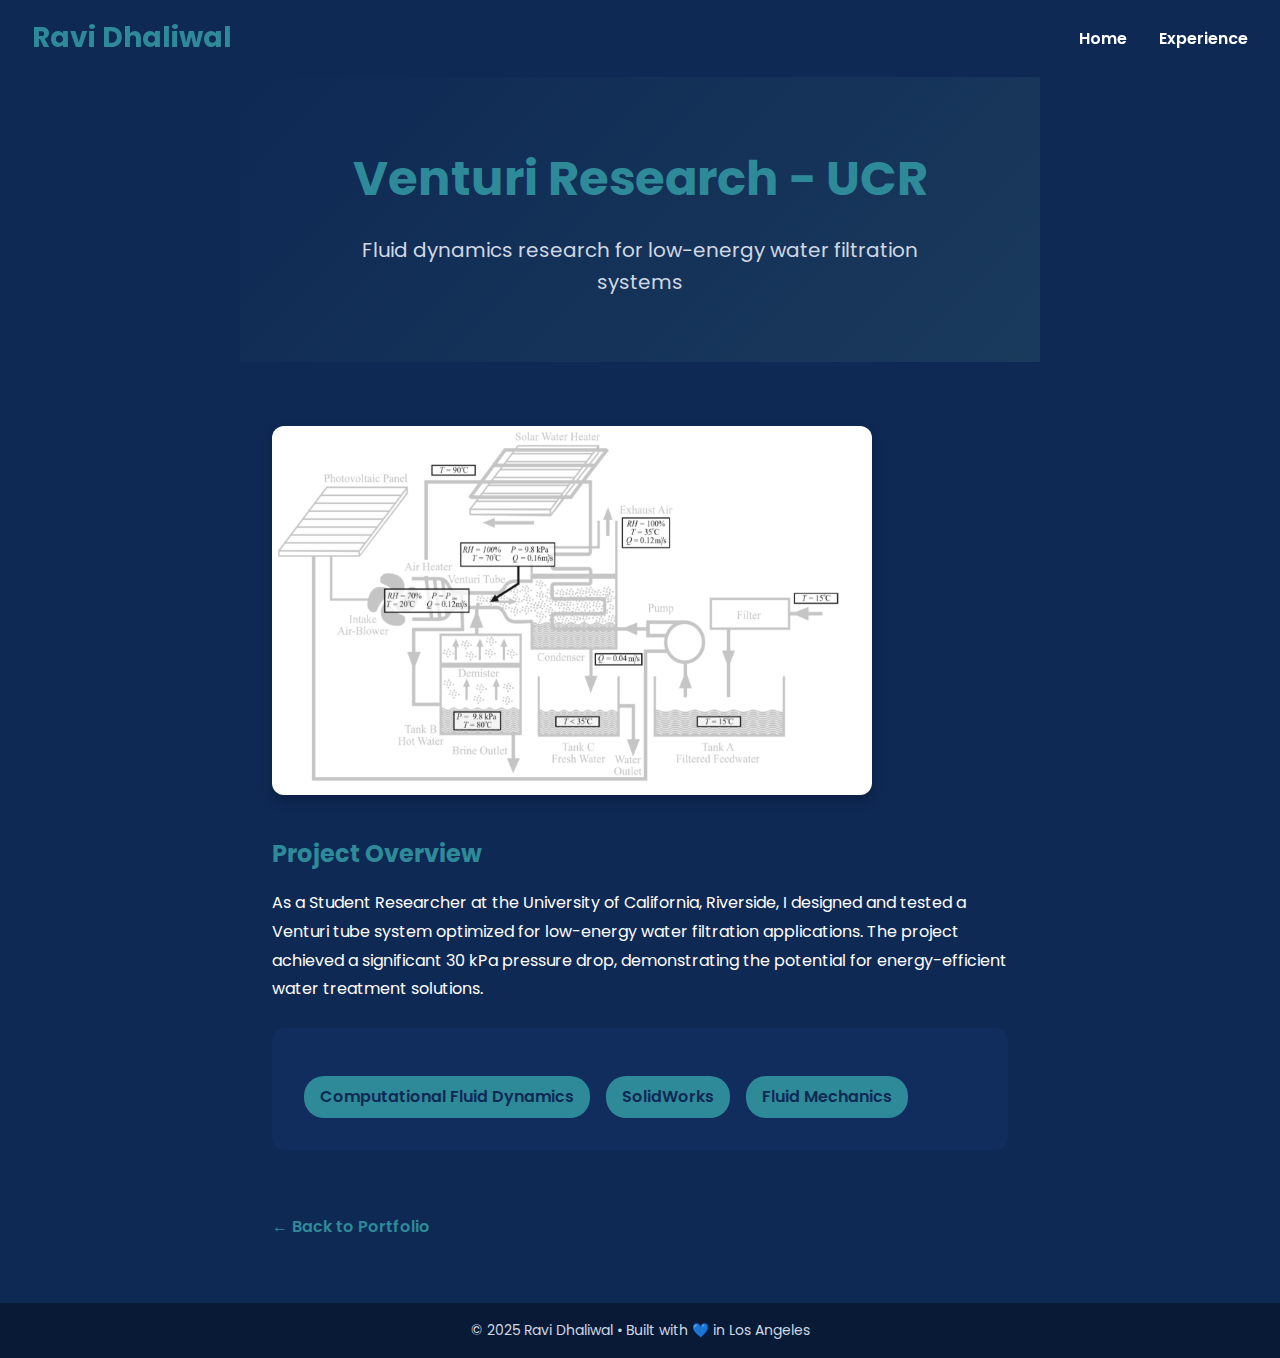
<file: .archive/site-2026-04-12-222208-pre-redesign/venturi-research.html>
<!DOCTYPE html>
<html lang="en">
<head>
  <meta charset="UTF-8" />
  <meta name="viewport" content="width=device-width, initial-scale=1" />
  <title>Venturi Research - UCR | Ravi Dhaliwal</title>
  <!-- Google Font -->
  <link href="https://fonts.googleapis.com/css2?family=Poppins:wght@400;600;700&display=swap" rel="stylesheet" />
  <style>
    :root {
      --bg: #0e2954;
      --accent: #2e8a99;
      --text-light: #ffffff;
      --text-muted: #cfd8e3;
    }

    * {
      box-sizing: border-box;
      margin: 0;
      padding: 0;
    }

    body {
      font-family: "Poppins", sans-serif;
      background: var(--bg);
      color: var(--text-light);
      line-height: 1.6;
    }

    /* ——— Header / Navbar ——— */
    header {
      position: sticky;
      top: 0;
      z-index: 100;
      background: rgba(14, 41, 84, 0.9);
      backdrop-filter: blur(6px);
      display: flex;
      justify-content: space-between;
      align-items: center;
      padding: 1rem 2rem;
    }

    header h1 {
      font-size: 1.75rem;
      color: var(--accent);
      white-space: nowrap;
    }

    nav ul {
      list-style: none;
      display: flex;
      gap: 2rem;
    }

    nav a {
      color: var(--text-light);
      text-decoration: none;
      font-weight: 600;
      transition: color 0.3s;
    }

    nav a:hover {
      color: var(--accent);
    }

    /* ——— Hero Section ——— */
    .hero {
      text-align: center;
      padding: 4rem 2rem;
      background: linear-gradient(135deg, var(--bg) 0%, #1a3a5c 100%);
    }

    .hero h2 {
      font-size: 3rem;
      margin-bottom: 1rem;
      color: var(--accent);
    }

    .hero p {
      font-size: 1.25rem;
      color: var(--text-muted);
      max-width: 600px;
      margin: 0 auto;
    }

    /* ——— Content Section ——— */
    section {
      padding: 4rem 2rem;
      max-width: 800px;
      margin: 0 auto;
    }

    .project-image {
      width: 100%;
      max-width: 600px;
      height: auto;
      border-radius: 12px;
      margin-bottom: 2rem;
      box-shadow: 0 6px 12px rgba(0, 0, 0, 0.2);
    }

    .project-details h3 {
      color: var(--accent);
      margin-bottom: 1rem;
      font-size: 1.5rem;
    }

    .project-details p {
      margin-bottom: 1.5rem;
      line-height: 1.8;
    }

    .tech-stack {
      background: #112d5d;
      padding: 2rem;
      border-radius: 12px;
      margin-bottom: 2rem;
    }

    .tech-stack h3 {
      margin-bottom: 1rem;
    }

    .tech-stack ul {
      list-style: none;
      display: flex;
      flex-wrap: wrap;
      gap: 1rem;
    }

    .tech-stack li {
      background: var(--accent);
      color: var(--bg);
      padding: 0.5rem 1rem;
      border-radius: 20px;
      font-weight: 600;
    }

    .back-link {
      display: inline-block;
      margin-top: 2rem;
      color: var(--accent);
      text-decoration: none;
      font-weight: 600;
      transition: color 0.3s;
    }

    .back-link:hover {
      color: var(--text-light);
    }

    /* ——— Footer ——— */
    footer {
      background: #091a37;
      text-align: center;
      padding: 1rem;
      color: var(--text-muted);
      font-size: 0.875rem;
    }

    /* ——— Responsive ——— */
    @media (max-width: 600px) {
      .hero h2 {
        font-size: 2.25rem;
      }
    }
  </style>
</head>
<body>
  <!-- ===== Header / Navbar ===== -->
  <header>
    <h1>Ravi Dhaliwal</h1>
    <nav>
      <ul>
        <li><a href="index.html">Home</a></li>
        <li><a href="index.html#experience">Experience</a></li>
      </ul>
    </nav>
  </header>

  <!-- ===== Hero Section ===== -->
  <section class="hero">
    <h2>Venturi Research - UCR</h2>
    <p>Fluid dynamics research for low-energy water filtration systems</p>
  </section>

  <!-- ===== Project Details ===== -->
  <section>
    <img src="images/Venturi.png" alt="Venturi research" class="project-image" />

    <div class="project-details">
      <h3>Project Overview</h3>
      <p>
        As a Student Researcher at the University of California, Riverside, I designed and tested a Venturi tube system
        optimized for low-energy water filtration applications. The project achieved a significant 30 kPa pressure drop,
        demonstrating the potential for energy-efficient water treatment solutions.
      </p>

 

      

 
    </div>

    <div class="tech-stack">
      <h3></h3>
      <ul>
        <li>Computational Fluid Dynamics</li>
        <li>SolidWorks</li>
        <li>Fluid Mechanics</li>
      </ul>
    </div>

    <a href="index.html" class="back-link">← Back to Portfolio</a>
  </section>

  <!-- ===== Footer ===== -->
  <footer>
    <p>© 2025 Ravi Dhaliwal • Built with 💙 in Los Angeles</p>
  </footer>
</body>
</html>
</file>
<file: web.css>
@font-face {
  font-family: 'OpenSans' ;
  src: url('Fonts/OpenSans-VariableFont_wdth\,wght.ttf') format('truetype');
}
@font-face {
  font-family:'Montserrat' ;
  src: url('Fonts/Montserrat-VariableFont_wght.ttf') format('truetype');
}

body { 
    background-color: rgb(14, 41, 84);
}
h1 {
    font-family: 'Montserrat';
    font-weight: bold; 
    text-align: center;
    color: #2E8A99;
    font-size: 50px;
  }
  .small-text {
    text-align: left;
    color: azure;
    font-size: 18px;
    margin-top: 500px;
 }
 .body-text {
    text-align: left;
    color: azure;
    font-size: 16px;
    margin-top: 10px;
}
.flex-container
{
    display: flex;
    flex-flow: row wrap;
    justify-content: space-around;
  
    padding: 0;
    margin: 0;
    list-style: none;
}
.flex-item {
    padding: 10px;
    width: 200px;
    height: 150px;
    margin-top: 10px;
    line-height: 30px;
    color: white;
    font-weight: bold;
    font-family: 'OpenSans',sans-serif;
    font-size:30px;
    text-align:center;
  }
  .flex-child{
    padding:10px;
    font-size:18px;
    font-family: 'OpenSans',sans-serif;
    font-weight:initial;
    text-align:center;
    margin: 0 auto;
  }
  .fixed-image{
    position: fixed;
    bottom: 0;
    left: 10px;
    z-index: 999;
  }
  #first-image img{
    width: 50px;
    transition: transform 0.2s ease-in-out;
  }
  #second-image img{
    width: 50px;
    transition: transform 0.2s ease-in-out;
  }
  #first-image:hover img{
    transform: translateY(-5px);
  }
  #second-image:hover img{
    transform: translateY(-5px);
  }
  #second-image{
    bottom: 60px;
  }
  .navbar{
    position: fixed;
    top:0;
    right:0;
    padding:10px;
    color:#fff;
    z-index: 1000;
    transition: opacity 0.3s ease;
    transition: transform 0.3s ease;
  }
  .navbar ul{
    list-style: none;
    display: flex;
  }
  .navbar li{
    margin-right: 10px;
  }
  .navbar a{
    font-family: 'OpenSans',sans-serif;
    text-decoration: none;
    color:#fff;
  }
  .navbar.hidden{
    opacity: 0;
    pointer-events: none;
  }
  .navbar.disappear{
    transform: translateX(-5000px);
  }
  .scrollable-text {
    position: absolute;
    bottom: 0;
    left: 0;
    padding: 20px;
    overflow: auto;
    height: 200px; /* Set the desired height for scrolling */
}
#about-section {
  position: relative;
  top: 500px; /* Adjust the height to control the space */
  transform: translateX(80px);

}
.about-text{
  font-family: 'OpenSans',sans-serif;
  font-weight: bold;
  font-size: 50px;
  color: #fff;
}
.about-text-info{
  font-family: 'OpenSans',sans-serif;
  color: #fff;
  overflow: auto;
  font-size: 30px;
  max-width: 1500px;
  transform: translateX(500px);
}
.education-header{

  position: relative;
  top:800px;
  transform: translateX(80px);
}
.education-text{
  font-family: 'OpenSans',sans-serif;
  color: #fff;
  overflow: auto;
  font-size: 50px;
  max-width: 1500px;
  transform: translateX(500px);

}
</file>
